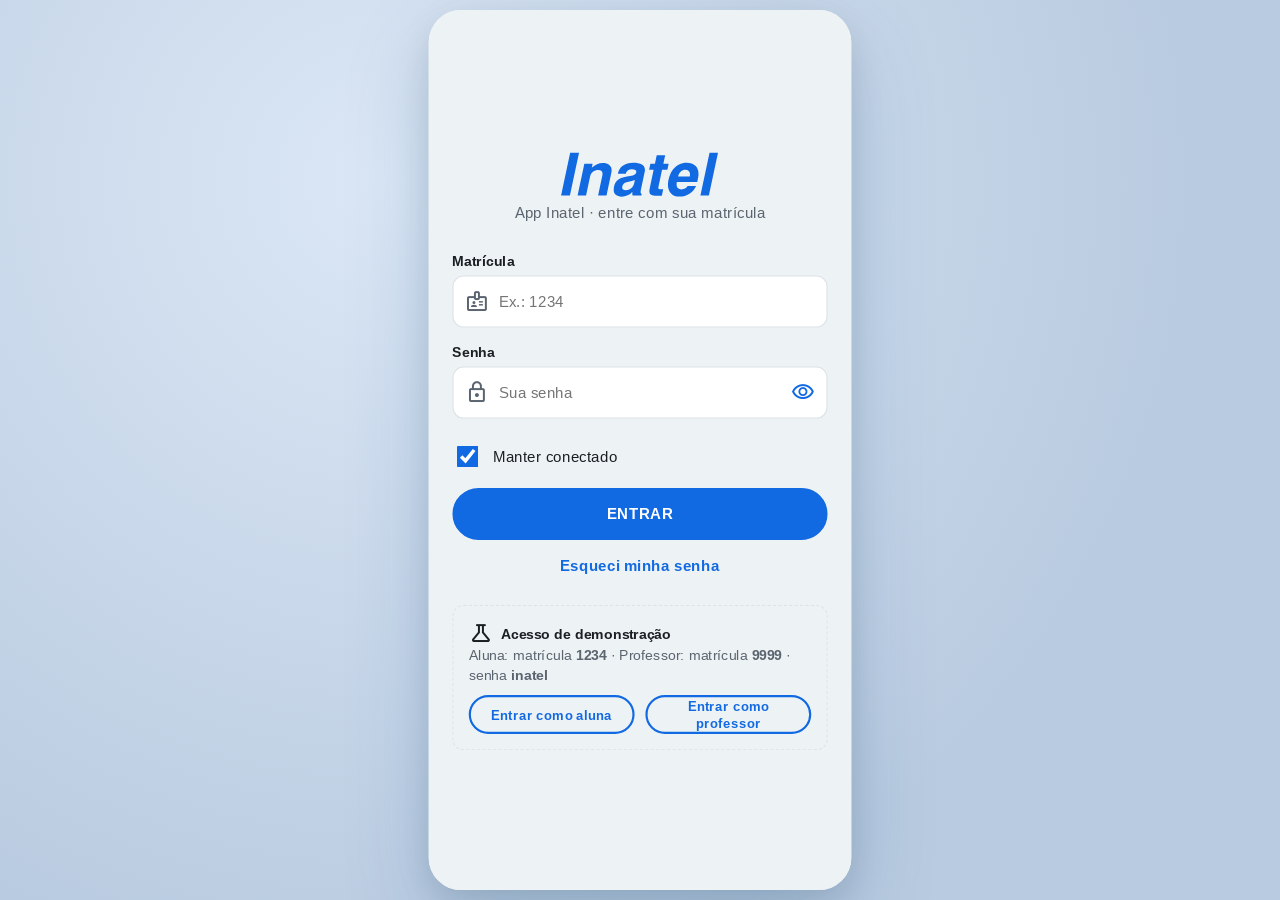
<file: projeto_final/index.html>
<!doctype html>
<html lang="pt-BR">
<head>
  <meta charset="utf-8">
  <meta name="viewport" content="width=device-width, initial-scale=1, viewport-fit=cover">
  <meta name="theme-color" content="#126ae2">
  <title>App Inatel - Reserva de Salas</title>
  <link rel="preconnect" href="https://fonts.googleapis.com">
  <link rel="preconnect" href="https://fonts.gstatic.com" crossorigin>
  <link href="https://fonts.googleapis.com/css2?family=Arimo:wght@400;700&display=swap" rel="stylesheet">
  <link href="https://fonts.googleapis.com/css2?family=Material+Symbols+Outlined:opsz,wght,FILL,GRAD@20..48,400,0..1,0" rel="stylesheet">
  <link rel="stylesheet" href="styles.css?v=2">
</head>
<body>
  <!-- O app inteiro é desenhado pelo script.js (uma tela por vez) -->
  <div id="moldura">
    <div id="app" aria-live="polite"></div>
    <div id="camada"></div>
    <div id="toasts" role="status"></div>
  </div>
  <script src="script.js?v=2"></script>
</body>
</html>
</file>
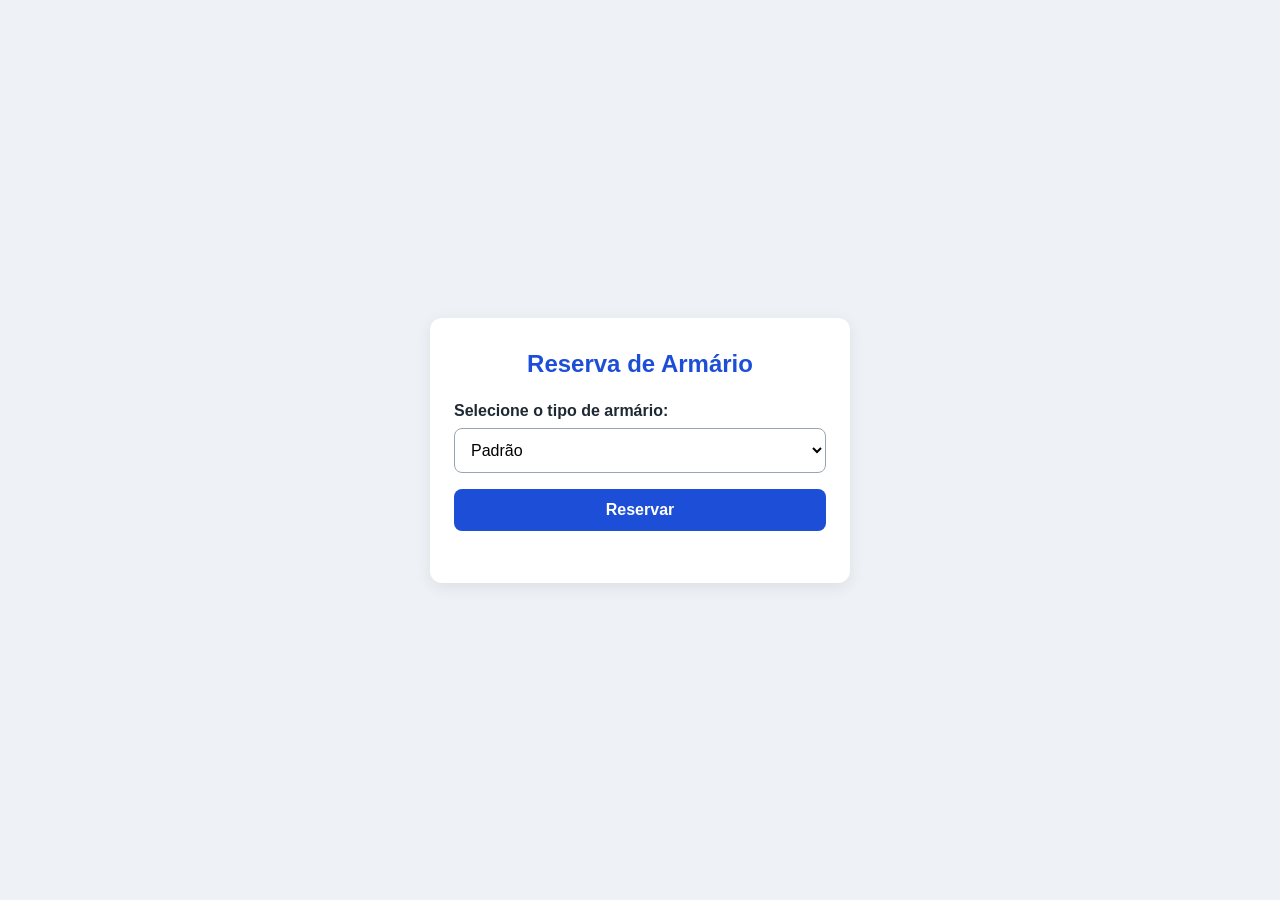
<file: reserva_armario/index.html>
<!DOCTYPE html>
<html lang="pt-br">
<head>
    <meta charset="UTF-8">
    <meta name="viewport" content="width=device-width, initial-scale=1.0">
    <title>Reserva de Armário</title>
    <link rel="stylesheet" href="styles.css">
</head>
<body>
    <div class="container">
        <h2>Reserva de Armário</h2>
        <label for="tipoArmario">Selecione o tipo de armário:</label>
        <select id="tipoArmario">
            <option value="padrao">Padrão</option>
            <option value="duplo">Duplo</option>
        </select>
        <button onclick="reservarArmario()">Reservar</button>
        <p id="resultado" aria-live="polite"></p>
    </div>
    <script src="script.js"></script>
</body>
</html>
</file>
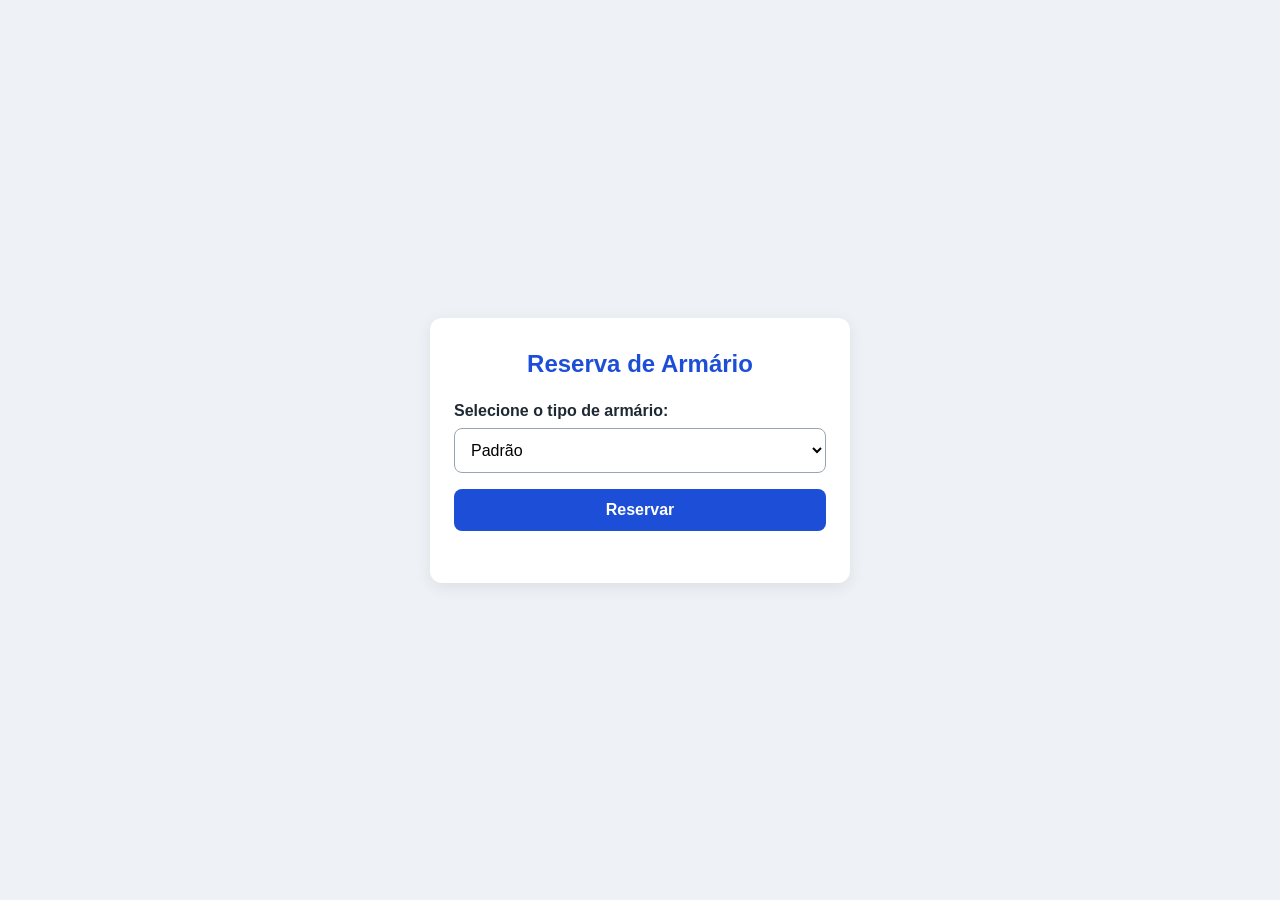
<file: reserva_armario/armario.html>
<!DOCTYPE html>
<html lang="pt-br">
<head>
    <meta charset="UTF-8">
    <meta name="viewport" content="width=device-width, initial-scale=1.0">
    <title>Reserva de Armário</title>
    <link rel="stylesheet" href="styles.css">
</head>
<body>
    <div class="container">
        <h2>Reserva de Armário</h2>
        <label for="tipoArmario">Selecione o tipo de armário:</label>
        <select id="tipoArmario">
            <option value="padrao">Padrão</option>
            <option value="duplo">Duplo</option>
        </select>
        <button onclick="reservarArmario()">Reservar</button>
        <p id="resultado"></p>
    </div>
</body>
</html>
</file>
<file: projeto_final/styles.css>
/* =========================================================
   App Inatel - Reserva de Salas de Estudo
   Identidade visual: mesma do App Inatel feito em aula
   (azul #126ae2, fundo #edf2f4, fonte Arimo, Material Symbols,
   cartões brancos com borda de 10px e sombra suave)
   ========================================================= */
:root {
  --cor-click: #126ae2;      /* azul Inatel (ações) */
  --cor-sombra: #0a599b;     /* azul escuro */
  --cor-text: #1b1f24;
  --cor-text2: #5b6570;
  --cor-back1: #edf2f4;      /* fundo do app */
  --cor-card: #ffffff;
  --cor-linha: #dde3e8;
  --cor-ok: #28a745;         /* verde (livre / confirmada) */
  --cor-alerta: #f0a500;     /* amarelo (pendente) */
  --cor-erro: #d93025;       /* vermelho (ocupada / cancelada / erro) */
  --cor-azul-claro: #e3eefc;
  --raio: 10px;
  --sombra: 0 4px 8px rgba(0, 0, 0, .1);
  --sombra-forte: 0 10px 30px rgba(0, 0, 0, .18);
  --fonte: "Arimo", Arial, sans-serif;
  --app-max: 480px;
}

[data-tema="escuro"] {
  --cor-click: #5b9df5;
  --cor-sombra: #8bbaf8;
  --cor-text: #eef2f6;
  --cor-text2: #a8b3be;
  --cor-back1: #121820;
  --cor-card: #1d2530;
  --cor-linha: #2c3643;
  --cor-azul-claro: #1c2f4a;
  --sombra: 0 4px 10px rgba(0, 0, 0, .4);
}

* { box-sizing: border-box; -webkit-tap-highlight-color: transparent; }
html, body { margin: 0; height: 100%; }
body {
  font-family: var(--fonte);
  background: #c9d6e3;
  color: var(--cor-text);
  font-size: 14px;
}
button, input, select, textarea { font-family: inherit; font-size: inherit; color: inherit; }
button { cursor: pointer; }

.material-symbols-outlined {
  font-variation-settings: 'FILL' 0, 'wght' 400, 'GRAD' 0, 'opsz' 24;
  font-size: 22px;
  line-height: 1;
  vertical-align: middle;
  user-select: none;
}
.fill { font-variation-settings: 'FILL' 1, 'wght' 400, 'GRAD' 0, 'opsz' 24; }

/* ---------- moldura do app (responsiva) ---------- */
/* No celular o app ocupa a tela toda. No computador ele vira um aparelho
   de proporção fixa (390 x 812), centralizado e escalado para caber na tela
   (mesma ideia do frame do projeto FETIN). Como a moldura tem transform,
   menu, diálogos e avisos ficam presos dentro dela. */
#moldura { position: relative; }
#app {
  position: relative;
  max-width: var(--app-max);
  min-height: 100vh;
  min-height: 100dvh;
  margin: 0 auto;
  background: var(--cor-back1);
  overflow-x: hidden;
  display: flex;
  flex-direction: column;
}
@media (min-width: 601px) {
  html, body { height: 100%; overflow: hidden; }
  body {
    background: radial-gradient(circle at 30% 20%, #dbe7f5, #b9cbe0 70%);
  }
  #moldura {
    --app-max: 390px;
    width: 390px; height: 812px; flex: none;
    border-radius: 30px; overflow: hidden;
    background: var(--cor-back1);
    box-shadow: 0 12px 32px rgba(0, 0, 0, .11), 0 30px 80px rgba(10, 89, 155, .18);
    position: fixed; top: 50%; left: 50%;
    transform: translate(-50%, -50%) scale(var(--escala, 1));
  }
  #app { height: 100%; min-height: 0; overflow-y: auto; scrollbar-width: none; }
  #app::-webkit-scrollbar { display: none; }
}

/* ---------- cabeçalho ---------- */
.header {
  position: sticky; top: 0; z-index: 20;
  display: flex; align-items: center; justify-content: space-between;
  gap: 8px;
  padding: 12px 16px;
  background: var(--cor-back1);
  min-height: 60px;
}
.header .titulo { flex: 1; font-weight: bold; font-size: 17px; white-space: nowrap; overflow: hidden; text-overflow: ellipsis; }
.icon-btn {
  position: relative;
  width: 42px; height: 42px; flex: none;
  border: 0; border-radius: 50%;
  background: transparent; color: var(--cor-click);
  display: inline-flex; align-items: center; justify-content: center;
  transition: background .2s;
}
.icon-btn:hover { background: rgba(18, 106, 226, .1); }
.icon-btn .material-symbols-outlined { font-size: 28px; }
.badge {
  position: absolute; top: 4px; right: 4px;
  min-width: 18px; height: 18px; padding: 0 5px;
  border-radius: 9px; background: var(--cor-erro); color: #fff;
  font-size: 11px; font-weight: bold;
  display: flex; align-items: center; justify-content: center;
  animation: pop .35s ease;
}
.logo svg { width: 80px; display: block; }
.logo path { fill: var(--cor-click); }

/* ---------- conteúdo ---------- */
.view { flex: 1; padding: 4px 16px 96px; animation: entrar .28s ease; }
.view.voltar { animation: entrarVoltar .28s ease; }
.view.estatico, .sem-anim, .estatico .check-anim { animation: none !important; }
@keyframes entrar { from { opacity: 0; transform: translateX(24px); } to { opacity: 1; transform: none; } }
@keyframes entrarVoltar { from { opacity: 0; transform: translateX(-24px); } to { opacity: 1; transform: none; } }
@keyframes pop { 0% { transform: scale(.4); } 70% { transform: scale(1.15); } 100% { transform: scale(1); } }

.card {
  background: var(--cor-card);
  border-radius: var(--raio);
  box-shadow: var(--sombra);
  padding: 16px;
  margin-bottom: 14px;
}
.card.clicavel { cursor: pointer; transition: transform .15s, box-shadow .15s; }
.card.clicavel:hover { transform: translateY(-2px); box-shadow: var(--sombra-forte); }
.card.clicavel:active { transform: scale(.99); }
.card h3 { margin: 0 0 4px; font-size: 15px; }
.muted { color: var(--cor-text2); font-size: 12.5px; line-height: 1.45; }
.secao { font-size: 13px; font-weight: bold; color: var(--cor-text2); text-transform: uppercase; letter-spacing: .04em; margin: 18px 2px 8px; }
.linha { display: flex; align-items: center; gap: 8px; }
.entre { display: flex; align-items: center; justify-content: space-between; gap: 10px; }
.saudacao { font-size: 22px; font-weight: bold; margin: 4px 0 2px; }

/* ---------- etiquetas (pills) iguais ao app ---------- */
.pill {
  display: inline-flex; align-items: center; gap: 4px;
  padding: 4px 10px; border-radius: 500px;
  font-size: 11px; font-weight: bold; color: #fff;
  background: var(--cor-click); white-space: nowrap;
}
.pill.ok { background: var(--cor-ok); }
.pill.alerta { background: var(--cor-alerta); color: #3a2a00; }
.pill.erro { background: var(--cor-erro); }
.pill.cinza { background: #8a96a3; }
.pill.contorno { background: transparent; color: var(--cor-click); border: 1.5px solid var(--cor-click); }

/* ---------- botões ---------- */
.btn {
  display: inline-flex; align-items: center; justify-content: center; gap: 8px;
  min-height: 48px; padding: 0 20px;
  border-radius: 500px; border: 2px solid var(--cor-click);
  background: var(--cor-click); color: #fff;
  font-weight: bold; font-size: 14px; letter-spacing: .03em;
  transition: background .2s, transform .1s, opacity .2s;
}
.btn:hover { background: var(--cor-sombra); border-color: var(--cor-sombra); }
.btn:active { transform: scale(.97); }
.btn.sec { background: transparent; color: var(--cor-click); }
.btn.sec:hover { background: rgba(18, 106, 226, .08); }
.btn.perigo { background: var(--cor-erro); border-color: var(--cor-erro); }
.btn.perigo.sec { background: transparent; color: var(--cor-erro); }
.btn.ok { background: var(--cor-ok); border-color: var(--cor-ok); }
.btn.bloco { width: 100%; }
.btn.peq { min-height: 36px; padding: 0 14px; font-size: 12px; }
.btn:disabled, .btn[aria-disabled="true"] { opacity: .4; cursor: not-allowed; transform: none; }
.btn .spinner { width: 18px; height: 18px; border: 2.5px solid rgba(255,255,255,.4); border-top-color: #fff; border-radius: 50%; animation: girar .8s linear infinite; }
@keyframes girar { to { transform: rotate(360deg); } }
.link { background: none; border: 0; color: var(--cor-click); font-weight: bold; padding: 6px; }
.acoes { display: flex; gap: 10px; }
.acoes > * { flex: 1; }

.fab {
  position: fixed; z-index: 25;
  bottom: 22px; right: max(18px, calc(50% - var(--app-max) / 2 + 18px));
  box-shadow: var(--sombra-forte);
}

/* ---------- formulários ---------- */
.campo { margin-bottom: 14px; }
.campo label, .rotulo { display: block; font-size: 12.5px; font-weight: bold; margin-bottom: 6px; }
.input {
  width: 100%; min-height: 48px; padding: 0 14px;
  border: 1.5px solid var(--cor-linha); border-radius: var(--raio);
  background: var(--cor-card); outline: none;
  transition: border-color .2s, box-shadow .2s;
}
textarea.input { padding: 12px 14px; min-height: 70px; resize: none; }
.input:focus { border-color: var(--cor-click); box-shadow: 0 0 0 3px rgba(18, 106, 226, .15); }
.input.invalido { border-color: var(--cor-erro); box-shadow: 0 0 0 3px rgba(217, 48, 37, .12); }
.input-icone { position: relative; }
.input-icone .material-symbols-outlined { position: absolute; left: 12px; top: 50%; transform: translateY(-50%); color: var(--cor-text2); }
.input-icone .input { padding-left: 42px; }
.input-icone .olho { left: auto; right: 4px; color: var(--cor-click); background: none; border: 0; padding: 8px; }
.erro-msg { color: var(--cor-erro); font-size: 12px; margin-top: 6px; display: flex; gap: 4px; align-items: flex-start; animation: entrar .2s; }
.erro-msg .material-symbols-outlined { font-size: 16px; }
.dica { color: var(--cor-text2); font-size: 12px; margin-top: 6px; }
.grid2 { display: grid; grid-template-columns: 1fr 1fr; gap: 10px; }
.check { display: flex; align-items: center; gap: 10px; padding: 8px 0; cursor: pointer; font-size: 13.5px; }
.check input { width: 20px; height: 20px; accent-color: var(--cor-click); }

.stepper { display: inline-flex; align-items: center; border: 1.5px solid var(--cor-linha); border-radius: 500px; background: var(--cor-card); }
.stepper button { width: 44px; height: 44px; border: 0; background: none; color: var(--cor-click); font-size: 22px; font-weight: bold; border-radius: 50%; }
.stepper button:disabled { opacity: .3; }
.stepper span { min-width: 92px; text-align: center; font-weight: bold; }

.switch { position: relative; width: 46px; height: 26px; flex: none; }
.switch input { opacity: 0; width: 0; height: 0; }
.switch i { position: absolute; inset: 0; background: #b9c3cc; border-radius: 13px; transition: .2s; }
.switch i::after { content: ""; position: absolute; width: 20px; height: 20px; left: 3px; top: 3px; background: #fff; border-radius: 50%; transition: .2s; box-shadow: 0 1px 3px rgba(0,0,0,.3); }
.switch input:checked + i { background: var(--cor-click); }
.switch input:checked + i::after { transform: translateX(20px); }

/* ---------- chips ---------- */
.chips { display: flex; gap: 8px; overflow-x: auto; padding: 2px 2px 8px; scrollbar-width: none; }
.chips::-webkit-scrollbar { display: none; }
.chip {
  display: inline-flex; align-items: center; gap: 6px; flex: none;
  min-height: 36px; padding: 0 14px; border-radius: 500px;
  border: 1.5px solid var(--cor-linha); background: var(--cor-card);
  font-size: 12.5px; font-weight: bold; color: var(--cor-text);
  transition: all .15s;
}
.chip .material-symbols-outlined { font-size: 18px; color: var(--cor-click); }
.chip.ativo { background: var(--cor-click); border-color: var(--cor-click); color: #fff; }
.chip.ativo .material-symbols-outlined { color: #fff; }
.chips.quebra { flex-wrap: wrap; overflow: visible; }

/* ---------- lista de salas ---------- */
.sala-card { display: grid; grid-template-columns: 92px 1fr; gap: 12px; padding: 12px; }
.sala-foto {
  width: 92px; height: 92px; border-radius: 8px; object-fit: cover;
  background: linear-gradient(135deg, #126ae2, #0a599b);
}
.sala-card.ocupada { opacity: .6; }
.recursos { display: flex; flex-wrap: wrap; gap: 6px 10px; margin-top: 6px; }
.recursos span { display: inline-flex; align-items: center; gap: 3px; font-size: 11.5px; color: var(--cor-text2); }
.recursos .material-symbols-outlined { font-size: 16px; color: var(--cor-click); }
.contador { font-size: 13px; color: var(--cor-text2); margin: 4px 2px 10px; }
.contador b { color: var(--cor-text); }

.skeleton { background: linear-gradient(90deg, var(--cor-linha) 25%, var(--cor-card) 50%, var(--cor-linha) 75%); background-size: 200% 100%; animation: brilho 1.1s infinite; border-radius: 8px; }
@keyframes brilho { from { background-position: 200% 0; } to { background-position: -200% 0; } }

/* ---------- detalhe da sala ---------- */
.hero { position: relative; margin: 0 -16px 14px; height: 190px; overflow: hidden; background: linear-gradient(135deg, #126ae2, #0a599b); }
.hero img { width: 100%; height: 100%; object-fit: cover; display: block; }
.hero .sobre { position: absolute; left: 16px; bottom: 12px; }
.dias { display: grid; grid-template-columns: repeat(5, 1fr); gap: 8px; }
.dia {
  border: 1.5px solid var(--cor-linha); background: var(--cor-card); border-radius: var(--raio);
  padding: 8px 0; text-align: center; font-size: 11px; font-weight: bold; color: var(--cor-text2);
}
.dia b { display: block; font-size: 18px; color: var(--cor-text); margin-top: 2px; }
.dia.ativo { background: var(--cor-click); border-color: var(--cor-click); color: #fff; }
.dia.ativo b { color: #fff; }
.slots { display: grid; grid-template-columns: repeat(4, 1fr); gap: 8px; }
.slot {
  min-height: 42px; border-radius: 8px; border: 1.5px solid var(--cor-linha);
  background: var(--cor-card); font-weight: bold; font-size: 13px; transition: all .15s;
}
.slot:hover:not(:disabled) { border-color: var(--cor-click); }
.slot:disabled { background: repeating-linear-gradient(45deg, transparent 0 6px, rgba(0,0,0,.05) 6px 12px); color: #9aa5b1; text-decoration: line-through; cursor: not-allowed; }
.slot.sel { background: var(--cor-click); color: #fff; border-color: var(--cor-click); }
.legenda { display: flex; gap: 14px; flex-wrap: wrap; font-size: 11.5px; color: var(--cor-text2); margin: 10px 0 0; }
.legenda i { display: inline-block; width: 14px; height: 14px; border-radius: 4px; vertical-align: -3px; margin-right: 5px; border: 1.5px solid var(--cor-linha); }
.legenda i.s { background: var(--cor-click); border-color: var(--cor-click); }
.legenda i.o { background: repeating-linear-gradient(45deg, transparent 0 3px, rgba(0,0,0,.15) 3px 6px); }
.barra-fixa {
  position: sticky; bottom: 0; z-index: 15;
  margin: 16px -16px -96px; padding: 12px 16px 16px;
  background: var(--cor-card); box-shadow: 0 -4px 14px rgba(0,0,0,.08);
}

/* ---------- status / linha do tempo ---------- */
.progresso { display: flex; align-items: flex-start; margin: 14px 0 4px; }
.progresso .etapa { flex: 1; text-align: center; font-size: 11px; color: var(--cor-text2); position: relative; }
.progresso .etapa::before {
  content: ""; position: absolute; top: 13px; left: -50%; width: 100%; height: 3px; background: var(--cor-linha); z-index: 0;
}
.progresso .etapa:first-child::before { display: none; }
.progresso .bola {
  position: relative; z-index: 1;
  width: 28px; height: 28px; margin: 0 auto 6px; border-radius: 50%;
  background: var(--cor-card); border: 3px solid var(--cor-linha);
  display: flex; align-items: center; justify-content: center; color: #fff;
}
.progresso .bola .material-symbols-outlined { font-size: 16px; }
.progresso .feita .bola { background: var(--cor-ok); border-color: var(--cor-ok); animation: pop .4s; }
.progresso .feita::before { background: var(--cor-ok); }
.progresso .atual .bola { border-color: var(--cor-alerta); background: var(--cor-alerta); }
.progresso .atual::before { background: var(--cor-ok); }
.progresso .feita, .progresso .atual { color: var(--cor-text); font-weight: bold; }
.progresso .cancel .bola { background: var(--cor-erro); border-color: var(--cor-erro); }

.historico { list-style: none; margin: 0; padding: 0; }
.historico li { position: relative; padding: 0 0 14px 22px; font-size: 13px; }
.historico li::before { content: ""; position: absolute; left: 5px; top: 5px; width: 9px; height: 9px; border-radius: 50%; background: var(--cor-click); }
.historico li::after { content: ""; position: absolute; left: 9px; top: 16px; bottom: 2px; width: 1.5px; background: var(--cor-linha); }
.historico li:last-child::after { display: none; }

/* ---------- abas ---------- */
.abas { display: flex; background: var(--cor-card); border-radius: 500px; padding: 4px; box-shadow: var(--sombra); margin-bottom: 14px; }
.aba { flex: 1; min-height: 38px; border: 0; border-radius: 500px; background: none; font-weight: bold; font-size: 13px; color: var(--cor-text2); transition: all .2s; }
.aba.ativo { background: var(--cor-click); color: #fff; }

/* ---------- sucesso ---------- */
.sucesso { text-align: center; padding-top: 18px; }
.check-anim {
  width: 92px; height: 92px; margin: 0 auto 14px; border-radius: 50%;
  background: var(--cor-ok); display: flex; align-items: center; justify-content: center;
  animation: pop .5s ease; box-shadow: 0 0 0 0 rgba(40,167,69,.5);
  animation: pop .5s ease, pulso 1.6s .5s 2;
}
.check-anim .material-symbols-outlined { color: #fff; font-size: 56px; }
.check-anim.alerta { background: var(--cor-erro); }
@keyframes pulso { 0% { box-shadow: 0 0 0 0 rgba(40,167,69,.45); } 100% { box-shadow: 0 0 0 26px rgba(40,167,69,0); } }

/* ---------- vazio ---------- */
.vazio { text-align: center; padding: 22px 10px 8px; }
.vazio .material-symbols-outlined { font-size: 56px; color: var(--cor-click); opacity: .5; }
.vazio h3 { margin: 8px 0 4px; }

/* ---------- notificações ---------- */
.notif { display: grid; grid-template-columns: 36px 1fr; gap: 10px; padding: 14px; position: relative; }
.notif .ic { width: 36px; height: 36px; border-radius: 50%; background: var(--cor-azul-claro); display: flex; align-items: center; justify-content: center; color: var(--cor-click); }
.notif.nao-lida { background: var(--cor-azul-claro); }
.notif.nao-lida::after { content: ""; position: absolute; top: 16px; right: 14px; width: 9px; height: 9px; border-radius: 50%; background: var(--cor-click); }
.estrelas { display: flex; gap: 2px; margin-top: 6px; }
.estrelas button { border: 0; background: none; padding: 2px; color: var(--cor-alerta); }
.estrelas .material-symbols-outlined { font-size: 26px; }

/* ---------- menu lateral ---------- */
.scrim { position: fixed; inset: 0; z-index: 40; background: rgba(0, 0, 0, .45); animation: fade .2s; }
@keyframes fade { from { opacity: 0; } }
.drawer {
  position: fixed; top: 0; bottom: 0; z-index: 41;
  left: max(0px, calc(50% - var(--app-max) / 2));
  width: min(300px, 84%);
  background: var(--cor-card); box-shadow: var(--sombra-forte);
  display: flex; flex-direction: column; animation: deslizar .25s ease;
}
@keyframes deslizar { from { transform: translateX(-100%); } }
.drawer .topo { position: relative; background: linear-gradient(135deg, var(--cor-click), var(--cor-sombra)); color: #fff; padding: 22px 18px 18px; }
.drawer .topo .logo-menu svg { width: 64px; display: block; margin-bottom: 16px; }
.drawer .topo .logo-menu path { fill: #fff; }
.drawer .topo .fechar { position: absolute; top: 10px; right: 8px; color: #fff; }
.drawer .topo .fechar:hover { background: rgba(255,255,255,.15); }
.drawer .topo .sub { font-size: 12px; opacity: .85; margin-top: 2px; }
.drawer .grupo { font-size: 11px; font-weight: bold; letter-spacing: .06em; text-transform: uppercase; color: var(--cor-text2); padding: 14px 22px 6px; }
.drawer .versao { font-size: 10.5px; color: var(--cor-text2); text-align: center; padding: 4px 0 10px; }
.drawer .avatar { width: 54px; height: 54px; border-radius: 50%; background: rgba(255,255,255,.2); display: flex; align-items: center; justify-content: center; margin-bottom: 10px; font-size: 20px; font-weight: bold; }
.drawer nav { flex: 1; padding: 8px 0; overflow-y: auto; }
.item-menu { width: calc(100% - 16px); margin: 1px 8px; border-radius: 12px; display: flex; align-items: center; gap: 16px; padding: 12px 14px; border: 0; background: none; font-size: 14.5px; font-weight: bold; text-align: left; color: var(--cor-text); }
.item-menu .material-symbols-outlined { color: var(--cor-click); }
.item-menu:hover { background: var(--cor-back1); }
.item-menu.ativo { background: var(--cor-azul-claro); color: var(--cor-click); }
.item-menu .badge { position: static; margin-left: auto; }
.drawer .rodape { border-top: 1px solid var(--cor-linha); }
.item-menu.sair, .item-menu.sair .material-symbols-outlined { color: var(--cor-erro); }

/* ---------- bottom sheet / diálogo ---------- */
.sheet {
  position: fixed; z-index: 41; bottom: 0;
  left: max(0px, calc(50% - var(--app-max) / 2)); width: min(100%, var(--app-max));
  max-height: 88vh; overflow-y: auto;
  background: var(--cor-card); border-radius: 20px 20px 0 0;
  padding: 10px 18px 20px; box-shadow: var(--sombra-forte);
  animation: subir .28s ease;
}
@keyframes subir { from { transform: translateY(100%); } }
.sheet .pegador { width: 40px; height: 5px; border-radius: 3px; background: var(--cor-linha); margin: 0 auto 12px; }
.sheet h2 { font-size: 18px; margin: 0; }
.dialogo {
  position: fixed; z-index: 41; top: 50%; left: 50%; transform: translate(-50%, -50%);
  width: min(92%, 400px); background: var(--cor-card); border-radius: 16px;
  padding: 22px; box-shadow: var(--sombra-forte); animation: aparecer .22s ease;
}
@keyframes aparecer { from { opacity: 0; transform: translate(-50%, -46%) scale(.96); } }
.dialogo h2 { margin: 0 0 12px; font-size: 18px; }
.resumo { display: grid; grid-template-columns: auto 1fr; gap: 8px 12px; font-size: 13.5px; margin-bottom: 14px; }
.resumo dt { color: var(--cor-text2); }
.resumo dd { margin: 0; font-weight: bold; }
.aviso { display: flex; gap: 10px; padding: 12px; border-radius: var(--raio); background: var(--cor-azul-claro); font-size: 12.5px; line-height: 1.45; margin-bottom: 14px; }
.aviso .material-symbols-outlined { color: var(--cor-click); font-size: 20px; }
.aviso.alerta { background: #fff4d6; color: #5a4300; }
.aviso.alerta .material-symbols-outlined { color: #b07a00; }
.aviso.erro { background: #fde8e7; color: #7a1a13; }
.aviso.erro .material-symbols-outlined { color: var(--cor-erro); }
[data-tema="escuro"] .aviso.alerta { background: #3a3014; color: #f5dc9a; }
[data-tema="escuro"] .aviso.erro { background: #3d1b19; color: #f6b8b3; }

/* ---------- snackbar / toast ---------- */
#toasts { position: fixed; z-index: 60; left: 50%; transform: translateX(-50%); bottom: 20px; width: min(92%, 440px); display: grid; gap: 8px; pointer-events: none; }
.toast {
  pointer-events: auto;
  display: flex; align-items: center; gap: 10px;
  background: #1f2933; color: #fff; padding: 12px 14px; border-radius: var(--raio);
  box-shadow: var(--sombra-forte); font-size: 13.5px; animation: subir .25s ease;
}
.toast .material-symbols-outlined { color: #7fd38f; }
.toast.erro .material-symbols-outlined { color: #ff8a80; }
.toast.info .material-symbols-outlined { color: #8fbaf7; }
.toast span.txt { flex: 1; }
.toast button { background: none; border: 0; color: #8fbaf7; font-weight: bold; text-transform: uppercase; font-size: 12.5px; }
.toast.sair { animation: descer .25s ease forwards; }
@keyframes descer { to { opacity: 0; transform: translateY(20px); } }

/* ---------- login ---------- */
.login { flex: 1; display: flex; flex-direction: column; justify-content: center; padding: 30px 22px; animation: fade .4s; }
.login .logo svg { width: 150px; margin: 0 auto 6px; }
.login .sub { text-align: center; color: var(--cor-text2); margin-bottom: 28px; }
.demo { margin-top: 22px; padding: 14px; border: 1.5px dashed var(--cor-linha); border-radius: var(--raio); }
.demo .acoes { margin-top: 10px; }
.shake { animation: tremer .4s; }
@keyframes tremer { 20%, 60% { transform: translateX(-7px); } 40%, 80% { transform: translateX(7px); } }

/* ---------- aulas (cartões do app original) ---------- */
.aula-tags { display: flex; gap: 8px; margin-top: 10px; flex-wrap: wrap; }

/* ---------- professor ---------- */
.pedido { display: grid; grid-template-columns: 26px 1fr; gap: 10px; }
.pedido input { width: 20px; height: 20px; accent-color: var(--cor-click); margin-top: 2px; }

@media (max-width: 360px) {
  .view { padding-left: 12px; padding-right: 12px; }
  .slots { grid-template-columns: repeat(3, 1fr); }
  .sala-card { grid-template-columns: 72px 1fr; }
  .sala-foto { width: 72px; height: 72px; }
}
@media (prefers-reduced-motion: reduce) {
  *, *::before, *::after { animation-duration: .01ms !important; transition-duration: .01ms !important; }
}
.pedido > span .material-symbols-outlined { color: var(--cor-ok); }
.azul { color: var(--cor-click); }
</file>
<file: reserva_armario/styles.css>
* {
    box-sizing: border-box;
}

body {
    margin: 0;
    min-height: 100vh;
    display: flex;
    align-items: center;
    justify-content: center;
    padding: 16px;
    font-family: "Segoe UI", Roboto, Arial, sans-serif;
    background-color: #eef2f7;
    color: #1f2933;
}

.container {
    width: 100%;
    max-width: 420px;
    padding: 32px 24px;
    background-color: #ffffff;
    border-radius: 12px;
    box-shadow: 0 4px 16px rgba(0, 0, 0, 0.08);
    text-align: center;
}

h2 {
    margin: 0 0 24px;
    color: #1d4ed8;
}

label {
    display: block;
    margin-bottom: 8px;
    font-weight: 600;
    text-align: left;
}

select {
    width: 100%;
    padding: 12px;
    margin-bottom: 16px;
    font-size: 1rem;
    border: 1px solid #9aa5b1;
    border-radius: 8px;
    background-color: #ffffff;
}

button {
    width: 100%;
    padding: 12px;
    font-size: 1rem;
    font-weight: 600;
    color: #ffffff;
    background-color: #1d4ed8;
    border: none;
    border-radius: 8px;
    cursor: pointer;
    transition: background-color 0.2s;
}

button:hover {
    background-color: #1e40af;
}

select:focus,
button:focus-visible {
    outline: 3px solid #93c5fd;
    outline-offset: 2px;
}

#resultado {
    margin: 20px 0 0;
    line-height: 1.5;
}
</file>
